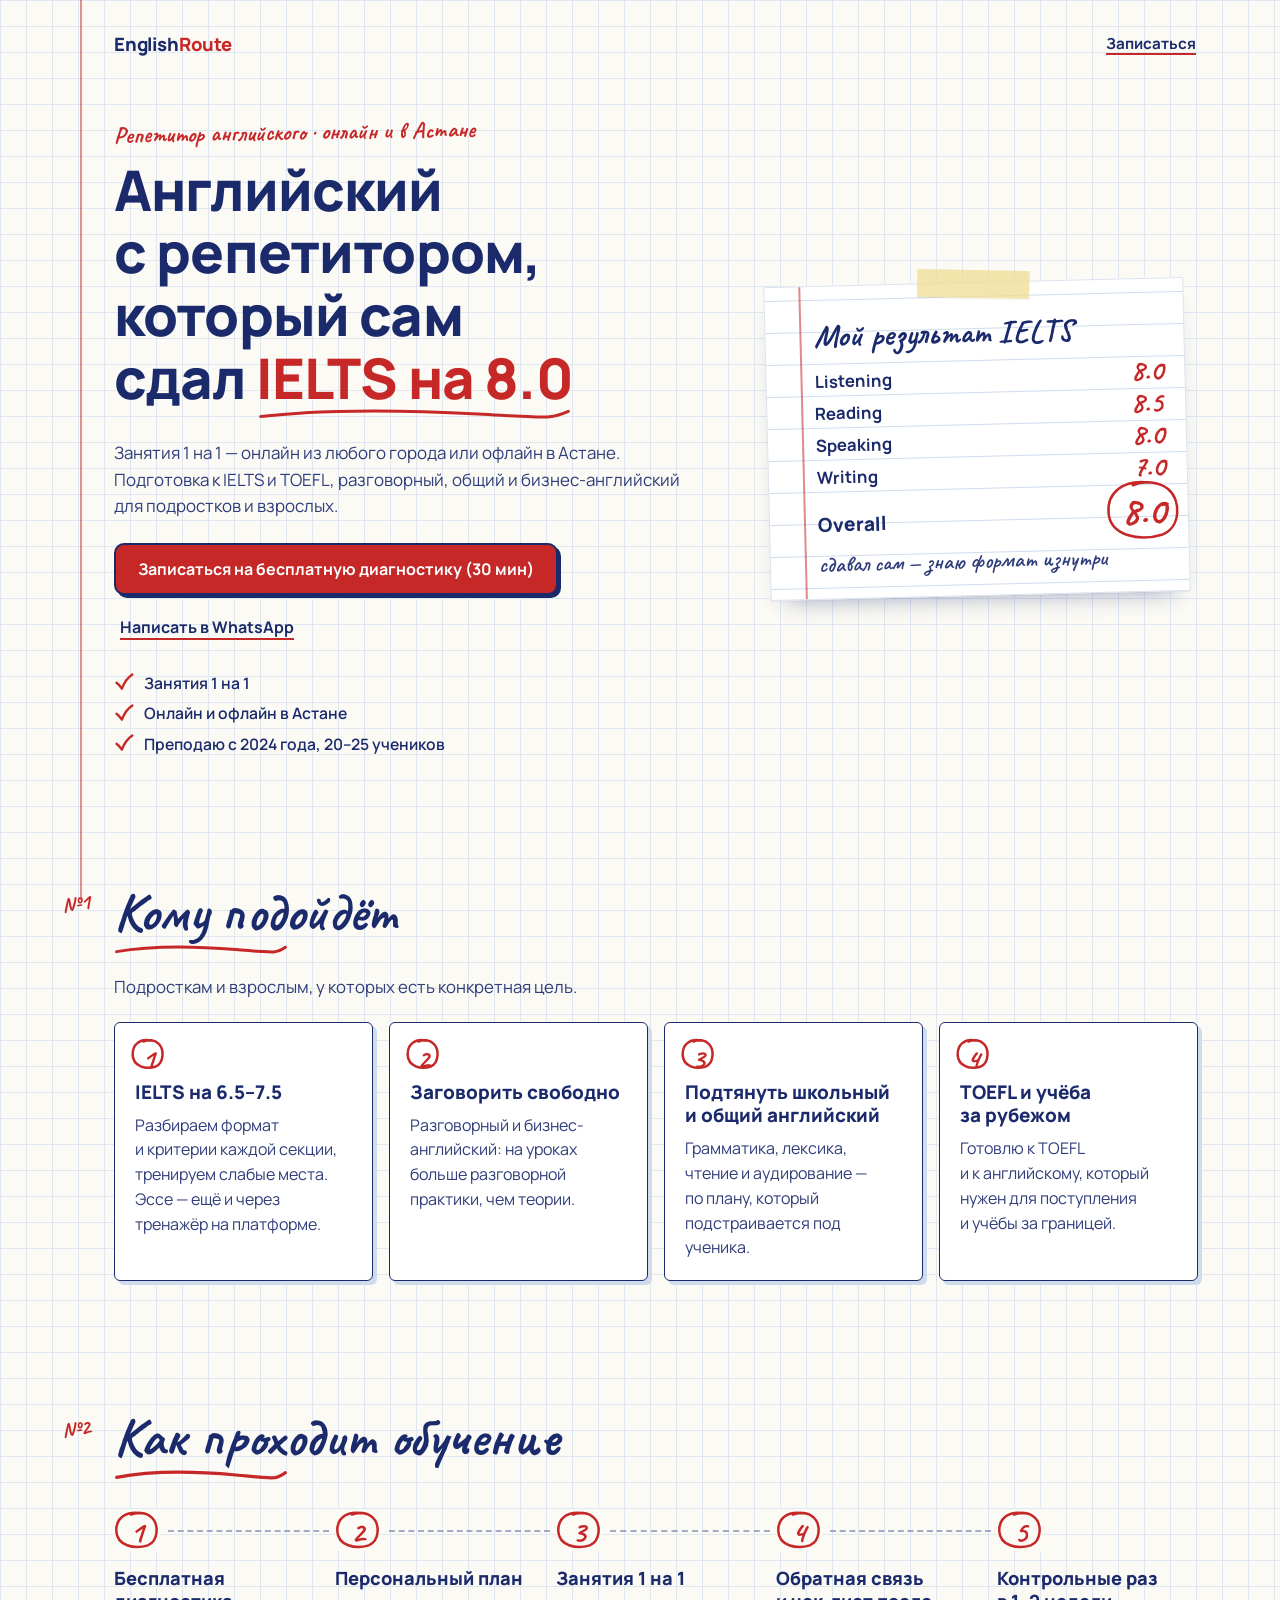
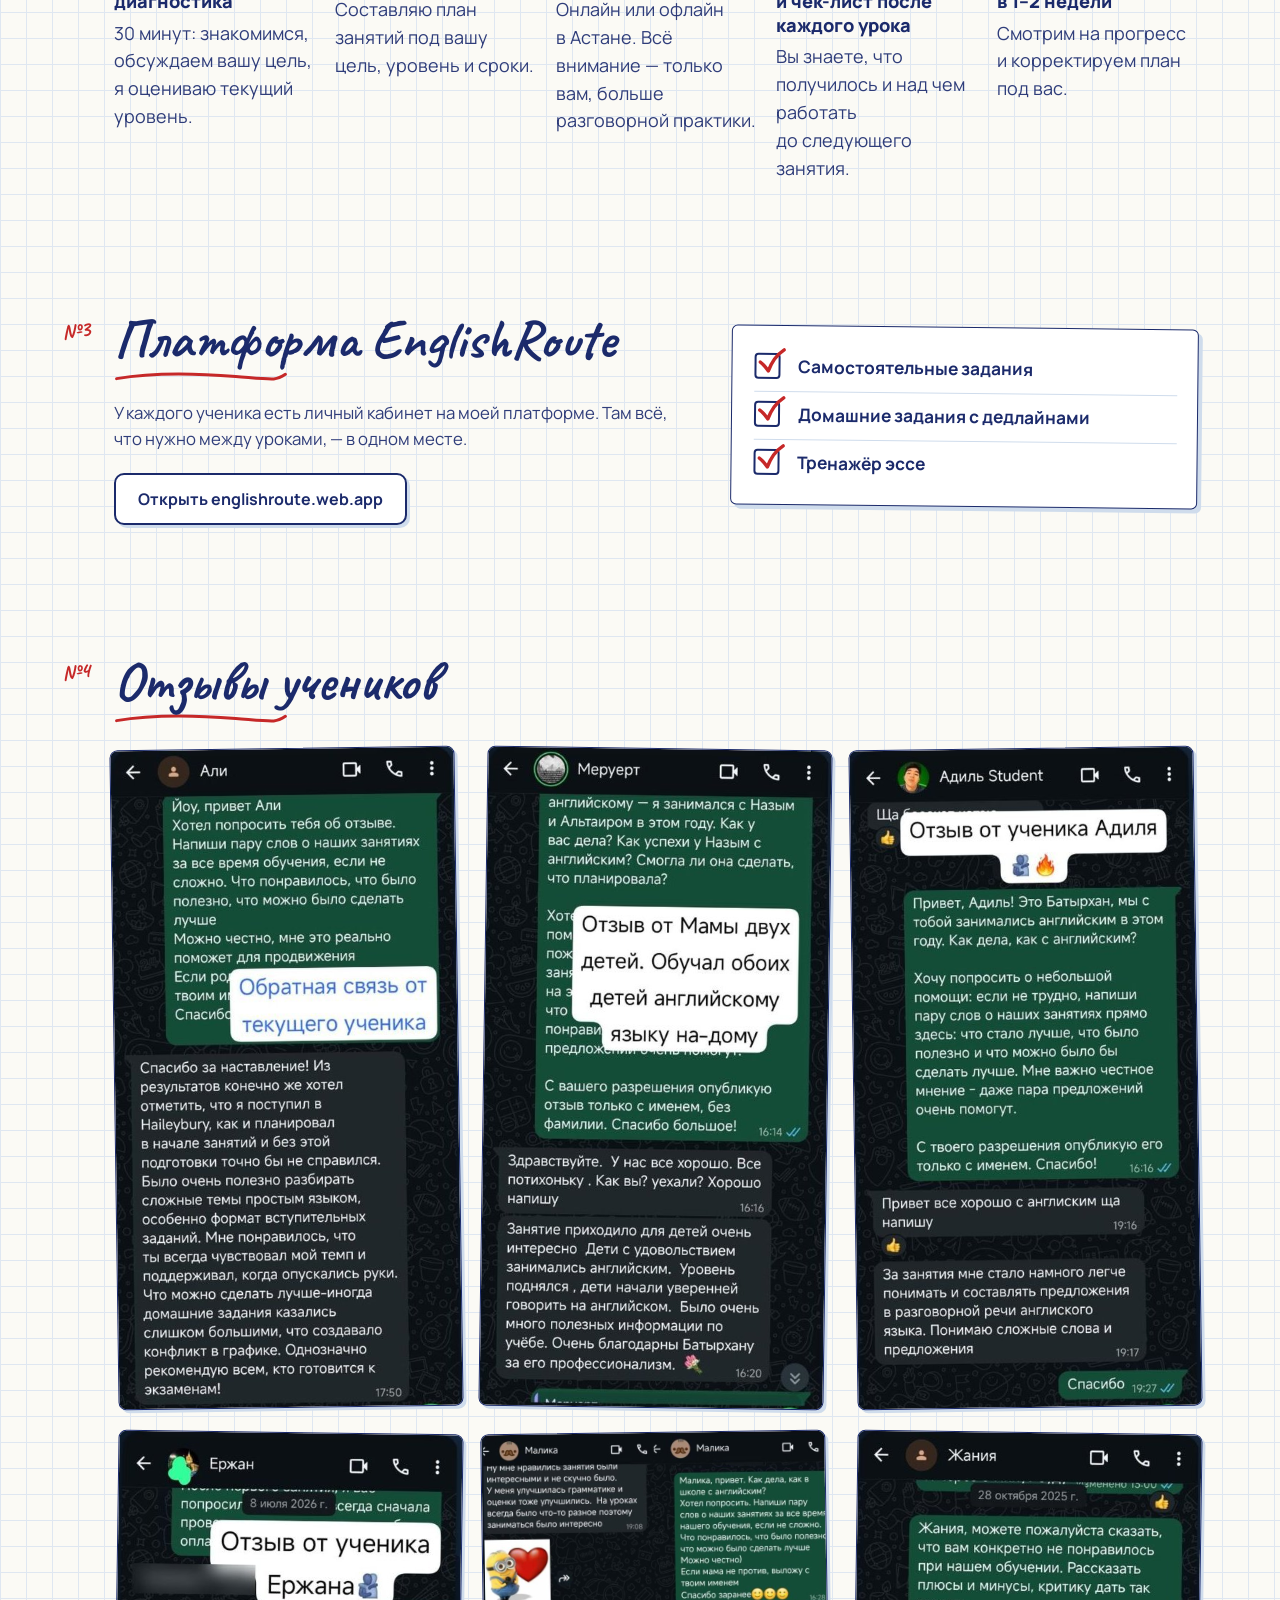
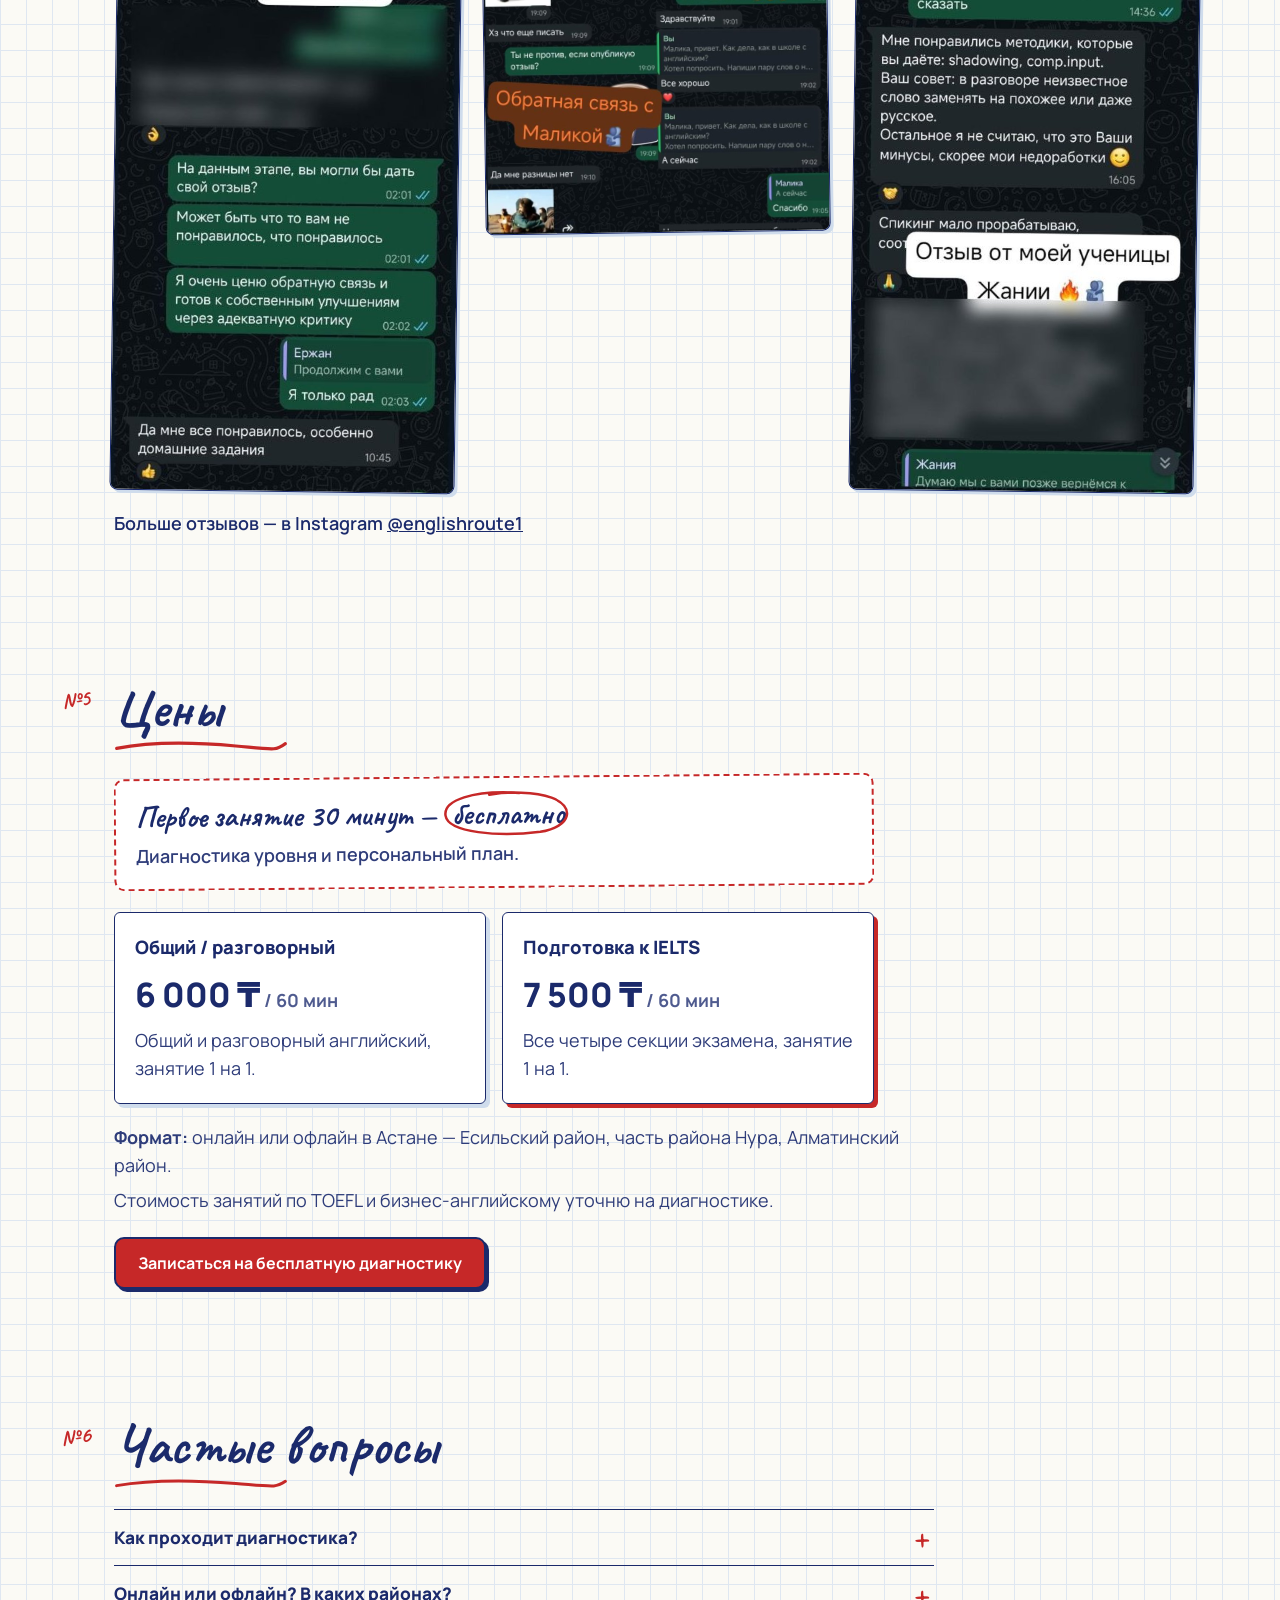
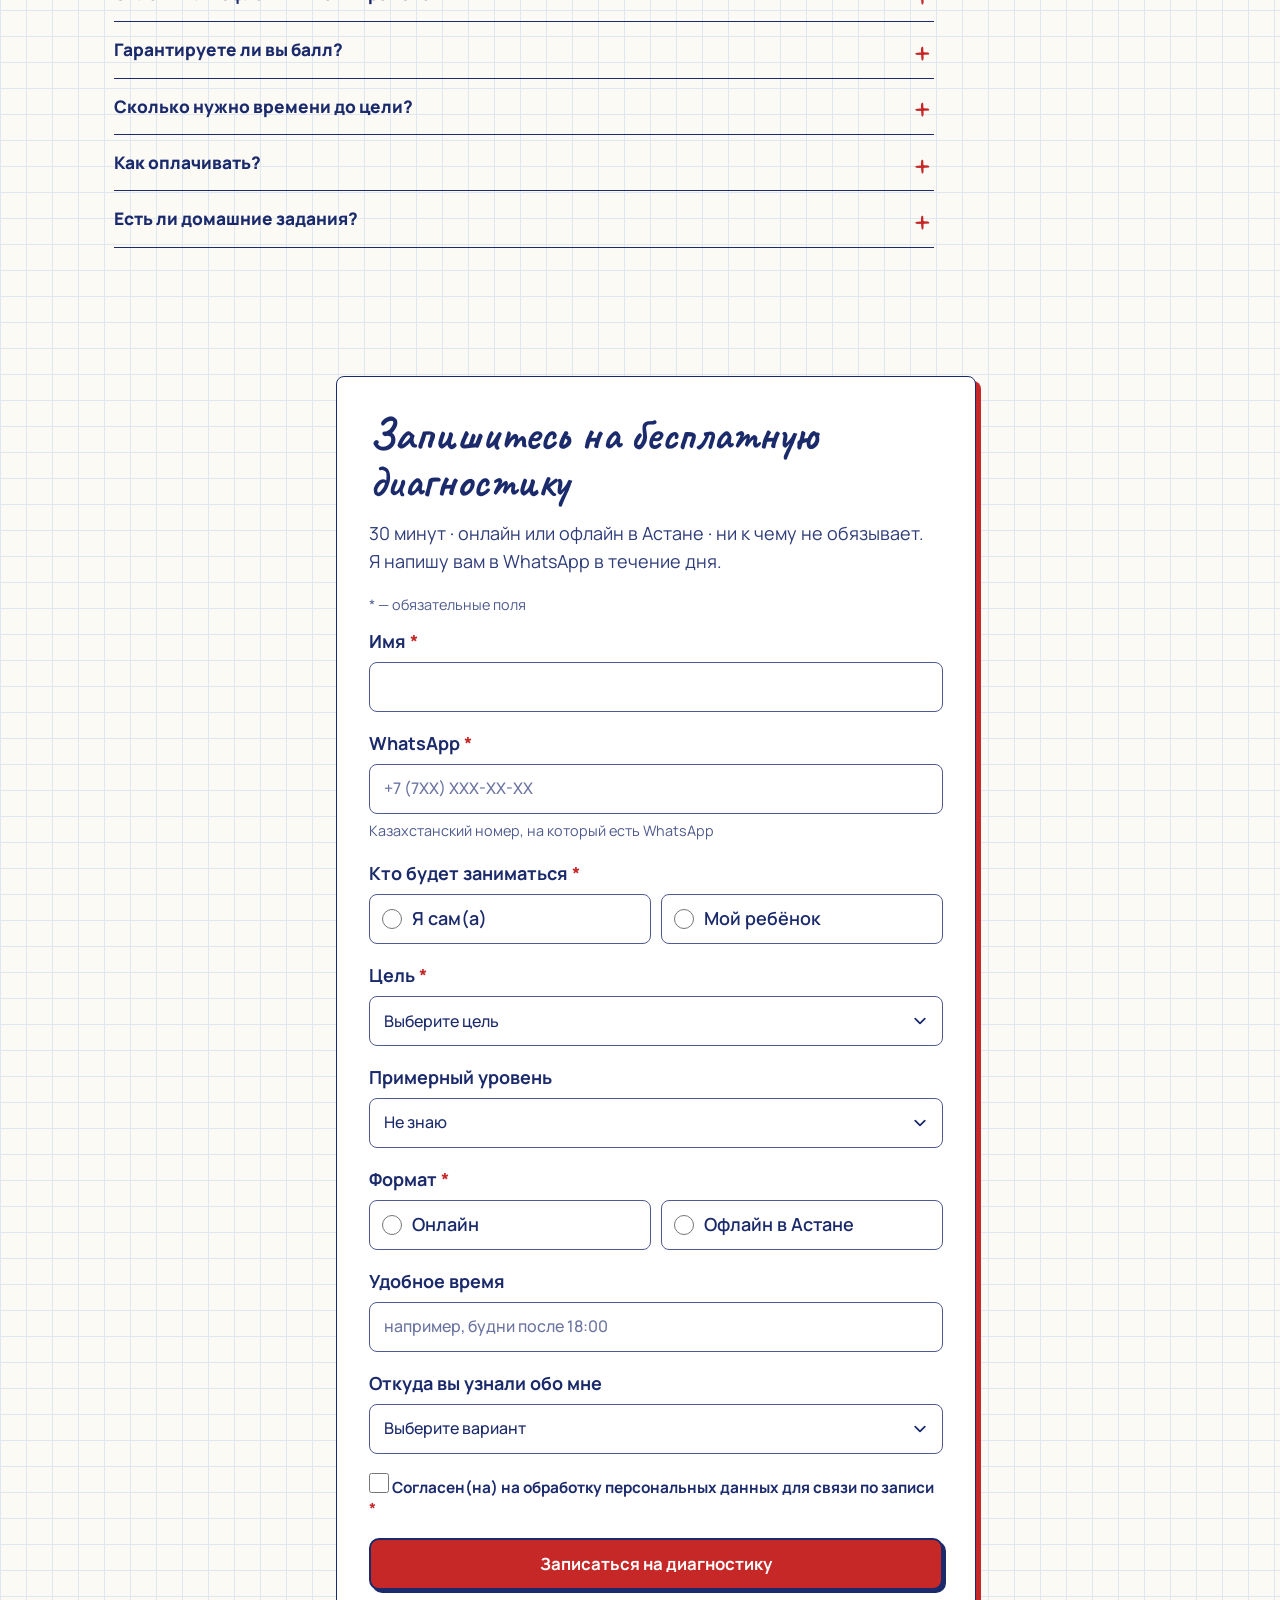
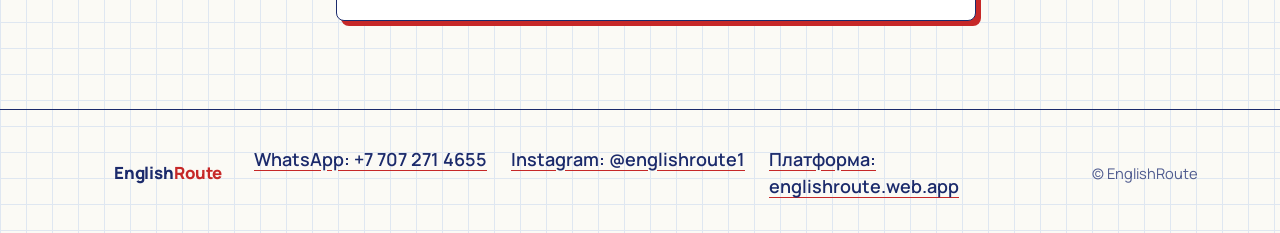
<file: englishroute-landing/public/index.html>
<!doctype html>
<html lang="ru">
<head>
  <meta charset="utf-8">
  <meta name="viewport" content="width=device-width, initial-scale=1, viewport-fit=cover">
  <title>Репетитор английского онлайн и в Астане | IELTS 8.0 | EnglishRoute</title>
  <meta name="description" content="Английский 1 на 1 с репетитором, который сам сдал IELTS на 8.0. Онлайн и офлайн в Астане: IELTS, TOEFL, разговорный, общий и бизнес-английский. Первое занятие 30 минут бесплатно.">
  <link rel="canonical" href="https://shtormxxxx.github.io/English-landing/">
  <meta name="theme-color" content="#fbfaf5">
  <meta name="color-scheme" content="light">

  <link rel="icon" href="favicon.svg" type="image/svg+xml">
  <link rel="icon" href="favicon-32.png" sizes="32x32" type="image/png">
  <link rel="apple-touch-icon" href="apple-touch-icon.png">

  <meta property="og:type" content="website">
  <meta property="og:locale" content="ru_RU">
  <meta property="og:site_name" content="EnglishRoute">
  <meta property="og:title" content="Английский с репетитором, который сам сдал IELTS на 8.0">
  <meta property="og:description" content="Занятия 1 на 1 онлайн и в Астане. Первое занятие 30 минут бесплатно: диагностика уровня и персональный план.">
  <meta property="og:url" content="https://shtormxxxx.github.io/English-landing/">
  <meta property="og:image" content="https://shtormxxxx.github.io/English-landing/og-image.png">
  <meta property="og:image:width" content="1200">
  <meta property="og:image:height" content="630">
  <meta property="og:image:alt" content="Тетрадный лист: английский с репетитором с IELTS 8.0, EnglishRoute">
  <meta name="twitter:card" content="summary_large_image">

  <link rel="preconnect" href="https://fonts.googleapis.com">
  <link rel="preconnect" href="https://fonts.gstatic.com" crossorigin>
  <link rel="preload" as="style" href="https://fonts.googleapis.com/css2?family=Caveat:wght@600;700&family=Manrope:wght@400;600;700;800&display=swap">
  <link rel="stylesheet" href="https://fonts.googleapis.com/css2?family=Caveat:wght@600;700&family=Manrope:wght@400;600;700;800&display=swap" media="print" onload="this.media='all'">
  <noscript><link rel="stylesheet" href="https://fonts.googleapis.com/css2?family=Caveat:wght@600;700&family=Manrope:wght@400;600;700;800&display=swap"></noscript>
  <link rel="stylesheet" href="styles.css?v=3">
  <script src="main.js?v=3" defer></script>

  <script type="application/ld+json">
  {
    "@context": "https://schema.org",
    "@type": ["EducationalOrganization", "LocalBusiness"],
    "name": "EnglishRoute",
    "description": "Репетитор английского языка: занятия 1 на 1 онлайн и офлайн в Астане. Подготовка к IELTS и TOEFL, разговорный, общий и бизнес-английский для подростков и взрослых.",
    "url": "https://shtormxxxx.github.io/English-landing/",
    "image": "https://shtormxxxx.github.io/English-landing/og-image.png",
    "logo": "https://shtormxxxx.github.io/English-landing/apple-touch-icon.png",
    "telephone": "+77072714655",
    "priceRange": "6000–7500 KZT",
    "currenciesAccepted": "KZT",
    "address": {
      "@type": "PostalAddress",
      "addressLocality": "Астана",
      "addressCountry": "KZ"
    },
    "areaServed": { "@type": "City", "name": "Астана" },
    "sameAs": [
      "https://www.instagram.com/englishroute1/",
      "https://englishroute.web.app/"
    ],
    "makesOffer": [
      { "@type": "Offer", "name": "Пробное занятие: диагностика уровня и персональный план (30 минут)", "price": "0", "priceCurrency": "KZT" },
      { "@type": "Offer", "name": "Общий или разговорный английский, 60 минут", "price": "6000", "priceCurrency": "KZT" },
      { "@type": "Offer", "name": "Подготовка к IELTS, 60 минут", "price": "7500", "priceCurrency": "KZT" }
    ]
  }
  </script>
</head>
<body>
  <a class="skip-link" href="#zapis">Перейти к форме записи</a>

  <header class="site-header">
    <div class="wrap header-row">
      <a class="logo" href="#top" aria-label="EnglishRoute — в начало страницы">English<span>Route</span></a>
      <a class="header-link" href="#zapis">Записаться</a>
    </div>
  </header>

  <main id="top">
    <!-- 1. HERO -->
    <section class="hero" aria-labelledby="hero-title">
      <div class="wrap hero-grid">
        <div class="hero-text">
          <p class="eyebrow">Репетитор английского · онлайн и в Астане</p>
          <h1 id="hero-title">Английский с&nbsp;репетитором, который сам сдал <span class="pen-underline">IELTS на&nbsp;8.0</span></h1>
          <p class="hero-sub">Занятия 1&nbsp;на&nbsp;1 — онлайн из любого города или офлайн в&nbsp;Астане. Подготовка к&nbsp;IELTS и&nbsp;TOEFL, разговорный, общий и&nbsp;бизнес-английский для подростков и&nbsp;взрослых.</p>
          <div class="hero-actions">
            <a class="btn btn-primary" id="hero-cta" href="#zapis">Записаться на бесплатную диагностику (30&nbsp;мин)</a>
            <a class="btn btn-quiet" href="https://wa.me/77072714655?text=%D0%97%D0%B4%D1%80%D0%B0%D0%B2%D1%81%D1%82%D0%B2%D1%83%D0%B9%D1%82%D0%B5%21%20%D0%A5%D0%BE%D1%87%D1%83%20%D0%B7%D0%B0%D0%BF%D0%B8%D1%81%D0%B0%D1%82%D1%8C%D1%81%D1%8F%20%D0%BD%D0%B0%20%D0%B1%D0%B5%D1%81%D0%BF%D0%BB%D0%B0%D1%82%D0%BD%D1%83%D1%8E%20%D0%B4%D0%B8%D0%B0%D0%B3%D0%BD%D0%BE%D1%81%D1%82%D0%B8%D0%BA%D1%83." target="_blank" rel="noopener">Написать в WhatsApp</a>
          </div>
          <ul class="hero-facts">
            <li>Занятия 1&nbsp;на&nbsp;1</li>
            <li>Онлайн и&nbsp;офлайн в&nbsp;Астане</li>
            <li>Преподаю с&nbsp;2024 года, 20–25 учеников</li>
          </ul>
        </div>

        <figure class="score-sheet" aria-labelledby="score-title">
          <figcaption class="score-title" id="score-title">Мой результат IELTS</figcaption>
          <dl class="score-list">
            <div class="score-row"><dt>Listening</dt><dd>8.0</dd></div>
            <div class="score-row"><dt>Reading</dt><dd>8.5</dd></div>
            <div class="score-row"><dt>Speaking</dt><dd>8.0</dd></div>
            <div class="score-row"><dt>Writing</dt><dd>7.0</dd></div>
            <div class="score-row score-overall"><dt>Overall</dt><dd><span class="pen-circle">8.0</span></dd></div>
          </dl>
          <p class="score-note">сдавал сам — знаю формат изнутри</p>
        </figure>
      </div>
    </section>

    <!-- 2. КОМУ ПОДОЙДЁТ -->
    <section class="section" aria-labelledby="who-title">
      <div class="wrap">
        <h2 class="section-title" id="who-title" data-note="№1">Кому подойдёт</h2>
        <p class="section-lead">Подросткам и&nbsp;взрослым, у&nbsp;которых есть конкретная цель.</p>
        <div class="cards">
          <article class="card">
            <span class="card-num" aria-hidden="true">1</span>
            <h3>IELTS на&nbsp;6.5–7.5</h3>
            <p>Разбираем формат и&nbsp;критерии каждой секции, тренируем слабые места. Эссе — ещё и&nbsp;через тренажёр на&nbsp;платформе.</p>
          </article>
          <article class="card">
            <span class="card-num" aria-hidden="true">2</span>
            <h3>Заговорить свободно</h3>
            <p>Разговорный и&nbsp;бизнес-английский: на&nbsp;уроках больше разговорной практики, чем теории.</p>
          </article>
          <article class="card">
            <span class="card-num" aria-hidden="true">3</span>
            <h3>Подтянуть школьный и&nbsp;общий английский</h3>
            <p>Грамматика, лексика, чтение и&nbsp;аудирование — по&nbsp;плану, который подстраивается под ученика.</p>
          </article>
          <article class="card">
            <span class="card-num" aria-hidden="true">4</span>
            <h3>TOEFL и&nbsp;учёба за&nbsp;рубежом</h3>
            <p>Готовлю к&nbsp;TOEFL и&nbsp;к&nbsp;английскому, который нужен для поступления и&nbsp;учёбы за&nbsp;границей.</p>
          </article>
        </div>
      </div>
    </section>

    <!-- 3. КАК ПРОХОДИТ ОБУЧЕНИЕ -->
    <section class="section" aria-labelledby="how-title">
      <div class="wrap">
        <h2 class="section-title" id="how-title" data-note="№2">Как проходит обучение</h2>
        <ol class="steps">
          <li>
            <h3>Бесплатная диагностика</h3>
            <p>30 минут: знакомимся, обсуждаем вашу цель, я&nbsp;оцениваю текущий уровень.</p>
          </li>
          <li>
            <h3>Персональный план</h3>
            <p>Составляю план занятий под вашу цель, уровень и&nbsp;сроки.</p>
          </li>
          <li>
            <h3>Занятия 1&nbsp;на&nbsp;1</h3>
            <p>Онлайн или офлайн в&nbsp;Астане. Всё внимание — только вам, больше разговорной практики.</p>
          </li>
          <li>
            <h3>Обратная связь и&nbsp;чек-лист после каждого урока</h3>
            <p>Вы знаете, что получилось и&nbsp;над чем работать до&nbsp;следующего занятия.</p>
          </li>
          <li>
            <h3>Контрольные раз в&nbsp;<span class="nowrap">1–2 недели</span></h3>
            <p>Смотрим на&nbsp;прогресс и&nbsp;корректируем план под вас.</p>
          </li>
        </ol>
      </div>
    </section>

    <!-- 4. ПЛАТФОРМА -->
    <section class="section" aria-labelledby="platform-title">
      <div class="wrap platform">
        <div class="platform-text">
          <h2 class="section-title" id="platform-title" data-note="№3">Платформа EnglishRoute</h2>
          <p>У&nbsp;каждого ученика есть личный кабинет на&nbsp;моей платформе. Там всё, что нужно между уроками, — в&nbsp;одном месте.</p>
          <a class="btn btn-outline" href="https://englishroute.web.app" target="_blank" rel="noopener">Открыть englishroute.web.app</a>
        </div>
        <ul class="checklist" aria-label="Что есть в личном кабинете">
          <li>Самостоятельные задания</li>
          <li>Домашние задания с&nbsp;дедлайнами</li>
          <li>Тренажёр эссе</li>
        </ul>
      </div>
    </section>

    <!-- 5. ОТЗЫВЫ -->
    <section class="section" id="otzyvy" aria-labelledby="reviews-title">
      <div class="wrap">
        <h2 class="section-title" id="reviews-title" data-note="№4">Отзывы учеников</h2>

        <!-- Сетка скриншотов. Показывается, только если хотя бы один файл реально загрузился.
             Пустые или отсутствующие файлы скрываются автоматически, битых картинок не будет. -->
        <div class="reviews-grid" id="reviews-grid" hidden>
          <!-- ЗАМЕНИТЬ НА РЕАЛЬНЫЙ СКРИНШОТ: assets/reviews/review-1.jpg -->
          <figure class="review" hidden><a href="assets/reviews/review-1.jpg" target="_blank" rel="noopener"><img data-src="assets/reviews/review-1.jpg" alt="Отзыв ученика EnglishRoute — скриншот переписки" decoding="async"></a></figure>
          <!-- ЗАМЕНИТЬ НА РЕАЛЬНЫЙ СКРИНШОТ: assets/reviews/review-2.jpg -->
          <figure class="review" hidden><a href="assets/reviews/review-2.jpg" target="_blank" rel="noopener"><img data-src="assets/reviews/review-2.jpg" alt="Отзыв ученика EnglishRoute — скриншот переписки" decoding="async"></a></figure>
          <!-- ЗАМЕНИТЬ НА РЕАЛЬНЫЙ СКРИНШОТ: assets/reviews/review-3.jpg -->
          <figure class="review" hidden><a href="assets/reviews/review-3.jpg" target="_blank" rel="noopener"><img data-src="assets/reviews/review-3.jpg" alt="Отзыв ученика EnglishRoute — скриншот переписки" decoding="async"></a></figure>
          <!-- ЗАМЕНИТЬ НА РЕАЛЬНЫЙ СКРИНШОТ: assets/reviews/review-4.jpg -->
          <figure class="review" hidden><a href="assets/reviews/review-4.jpg" target="_blank" rel="noopener"><img data-src="assets/reviews/review-4.jpg" alt="Отзыв ученика EnglishRoute — скриншот переписки" decoding="async"></a></figure>
          <!-- ЗАМЕНИТЬ НА РЕАЛЬНЫЙ СКРИНШОТ: assets/reviews/review-5.jpg -->
          <figure class="review" hidden><a href="assets/reviews/review-5.jpg" target="_blank" rel="noopener"><img data-src="assets/reviews/review-5.jpg" alt="Отзыв ученика EnglishRoute — скриншот переписки" decoding="async"></a></figure>
          <!-- ЗАМЕНИТЬ НА РЕАЛЬНЫЙ СКРИНШОТ: assets/reviews/review-6.jpg -->
          <figure class="review" hidden><a href="assets/reviews/review-6.jpg" target="_blank" rel="noopener"><img data-src="assets/reviews/review-6.jpg" alt="Отзыв ученика EnglishRoute — скриншот переписки" decoding="async"></a></figure>
        </div>

        <div class="reviews-fallback" id="reviews-fallback">
          <p class="reviews-fallback-title">Отзывы учеников — в&nbsp;Instagram</p>
          <a class="btn btn-outline" href="https://www.instagram.com/englishroute1/" target="_blank" rel="noopener">Смотреть @englishroute1</a>
        </div>
        <p class="reviews-more" id="reviews-more" hidden>Больше отзывов — в&nbsp;Instagram <a href="https://www.instagram.com/englishroute1/" target="_blank" rel="noopener">@englishroute1</a></p>
      </div>
    </section>

    <!-- 6. ЦЕНЫ -->
    <section class="section" aria-labelledby="price-title">
      <div class="wrap">
        <h2 class="section-title" id="price-title" data-note="№5">Цены</h2>

        <div class="free-banner">
          <p class="free-title">Первое занятие 30&nbsp;минут&nbsp;— <span class="pen-circle">бесплатно</span></p>
          <p>Диагностика уровня и&nbsp;персональный план.</p>
        </div>

        <div class="prices">
          <article class="price-card">
            <h3>Общий / разговорный</h3>
            <p class="price"><span class="price-num">6&nbsp;000&nbsp;₸</span> <span class="price-per">/ 60 мин</span></p>
            <p class="price-desc">Общий и&nbsp;разговорный английский, занятие 1&nbsp;на&nbsp;1.</p>
          </article>
          <article class="price-card price-card--accent">
            <h3>Подготовка к&nbsp;IELTS</h3>
            <p class="price"><span class="price-num">7&nbsp;500&nbsp;₸</span> <span class="price-per">/ 60 мин</span></p>
            <p class="price-desc">Все четыре секции экзамена, занятие 1&nbsp;на&nbsp;1.</p>
          </article>
        </div>

        <p class="price-format"><strong>Формат:</strong> онлайн или офлайн в&nbsp;Астане — Есильский район, часть района Нура, Алматинский район.</p>
        <p class="price-format">Стоимость занятий по&nbsp;TOEFL и&nbsp;бизнес-английскому уточню на&nbsp;диагностике.</p>
        <a class="btn btn-primary" href="#zapis">Записаться на бесплатную диагностику</a>
      </div>
    </section>

    <!-- 7. FAQ -->
    <section class="section" aria-labelledby="faq-title">
      <div class="wrap">
        <h2 class="section-title" id="faq-title" data-note="№6">Частые вопросы</h2>
        <div class="faq">
          <details>
            <summary>Как проходит диагностика?</summary>
            <div class="faq-a"><p>Это бесплатное занятие на&nbsp;30 минут, онлайн или офлайн. Знакомимся, обсуждаем вашу цель, я&nbsp;оцениваю текущий уровень английского и&nbsp;в&nbsp;конце предлагаю персональный план занятий. Диагностика ни&nbsp;к&nbsp;чему не&nbsp;обязывает.</p></div>
          </details>
          <details>
            <summary>Онлайн или офлайн? В&nbsp;каких районах?</summary>
            <div class="faq-a"><p>Основной формат — онлайн, заниматься можно из&nbsp;любого города. Офлайн — в&nbsp;Астане: Есильский район, часть района Нура и&nbsp;Алматинский район. Место встречи обсудим при записи.</p></div>
          </details>
          <details>
            <summary>Гарантируете ли вы балл?</summary>
            <div class="faq-a"><p>Честно: гарантировать конкретный балл не&nbsp;может никто — результат зависит и&nbsp;от&nbsp;стартового уровня, и&nbsp;от&nbsp;вашей работы между уроками. Я&nbsp;гарантирую системную работу: понятный план, обратную связь после каждого урока и&nbsp;прозрачный прогресс по&nbsp;контрольным.</p></div>
          </details>
          <details>
            <summary>Сколько нужно времени до&nbsp;цели?</summary>
            <div class="faq-a"><p>Зависит от&nbsp;стартового уровня и&nbsp;цели. Точнее оценю на&nbsp;бесплатной диагностике и&nbsp;заложу это в&nbsp;персональный план.</p></div>
          </details>
          <details>
            <summary>Как оплачивать?</summary>
            <div class="faq-a"><p>Способ оплаты уточню при записи.</p></div>
          </details>
          <details>
            <summary>Есть ли домашние задания?</summary>
            <div class="faq-a"><p>Да. Домашние задания с&nbsp;дедлайнами и&nbsp;самостоятельные задания — в&nbsp;личном кабинете на&nbsp;платформе EnglishRoute, там&nbsp;же тренажёр эссе. После каждого урока вы получаете обратную связь и&nbsp;чек-лист.</p></div>
          </details>
        </div>
      </div>
    </section>

    <!-- 8. ФОРМА ЗАПИСИ -->
    <section class="section section-form" id="zapis" aria-labelledby="form-title">
      <div class="wrap">
        <div class="sheet">
          <div id="form-area">
            <h2 class="form-title" id="form-title">Запишитесь на&nbsp;бесплатную диагностику</h2>
            <p class="form-lead">30 минут · онлайн или офлайн в&nbsp;Астане · ни&nbsp;к&nbsp;чему не&nbsp;обязывает. Я&nbsp;напишу вам в&nbsp;WhatsApp в&nbsp;течение дня.</p>

            <form id="lead-form" novalidate>
              <p class="req-note"><span aria-hidden="true">*</span> — обязательные поля</p>

              <div class="field">
                <label for="f-name">Имя <span class="req" aria-hidden="true">*</span></label>
                <input id="f-name" name="name" type="text" autocomplete="given-name" required maxlength="80" aria-describedby="err-name">
                <p class="field-error" id="err-name"></p>
              </div>

              <div class="field">
                <label for="f-phone">WhatsApp <span class="req" aria-hidden="true">*</span></label>
                <input id="f-phone" name="phone" type="tel" inputmode="tel" autocomplete="tel" placeholder="+7 (7XX) XXX-XX-XX" required aria-describedby="hint-phone err-phone">
                <p class="field-hint" id="hint-phone">Казахстанский номер, на который есть WhatsApp</p>
                <p class="field-error" id="err-phone"></p>
              </div>

              <fieldset class="field" id="fs-who" aria-describedby="err-who">
                <legend>Кто будет заниматься <span class="req" aria-hidden="true">*</span></legend>
                <div class="options">
                  <label class="option"><input type="radio" name="who" value="Я сам(а)" required> Я&nbsp;сам(а)</label>
                  <label class="option"><input type="radio" name="who" value="Мой ребёнок"> Мой ребёнок</label>
                </div>
                <p class="field-error" id="err-who"></p>
              </fieldset>

              <div class="field">
                <label for="f-goal">Цель <span class="req" aria-hidden="true">*</span></label>
                <select id="f-goal" name="goal" required aria-describedby="err-goal">
                  <option value="" selected disabled>Выберите цель</option>
                  <option value="IELTS">IELTS</option>
                  <option value="Разговорный английский">Разговорный английский</option>
                  <option value="Общий английский">Общий английский</option>
                  <option value="Школьная программа">Школьная программа</option>
                  <option value="TOEFL">TOEFL</option>
                  <option value="Другое">Другое</option>
                </select>
                <p class="field-error" id="err-goal"></p>
              </div>

              <div class="field">
                <label for="f-level">Примерный уровень</label>
                <select id="f-level" name="level">
                  <option value="Не знаю" selected>Не знаю</option>
                  <option value="Начинающий">Начинающий</option>
                  <option value="Средний">Средний</option>
                  <option value="Выше среднего">Выше среднего</option>
                </select>
              </div>

              <fieldset class="field" id="fs-format" aria-describedby="err-format">
                <legend>Формат <span class="req" aria-hidden="true">*</span></legend>
                <div class="options">
                  <label class="option"><input type="radio" name="format" value="Онлайн" required> Онлайн</label>
                  <label class="option"><input type="radio" name="format" value="Офлайн в Астане"> Офлайн в&nbsp;Астане</label>
                </div>
                <p class="field-error" id="err-format"></p>
              </fieldset>

              <div class="field">
                <label for="f-time">Удобное время</label>
                <input id="f-time" name="time" type="text" maxlength="120" placeholder="например, будни после 18:00">
              </div>

              <div class="field">
                <label for="f-source">Откуда вы узнали обо мне</label>
                <select id="f-source" name="source">
                  <option value="" selected>Выберите вариант</option>
                  <option value="Instagram">Instagram</option>
                  <option value="2GIS">2GIS</option>
                  <option value="Google">Google</option>
                  <option value="Чат или группа">Чат или группа</option>
                  <option value="Посоветовали знакомые">Посоветовали знакомые</option>
                  <option value="Другое">Другое</option>
                </select>
              </div>

              <div class="field field-consent">
                <label class="consent">
                  <input id="f-consent" name="consent" type="checkbox" required aria-describedby="err-consent">
                  <span>Согласен(на) на обработку персональных данных для связи по записи <span class="req" aria-hidden="true">*</span></span>
                </label>
                <p class="field-error" id="err-consent"></p>
              </div>

              <!-- Ловушка для ботов: человек это поле не видит и не заполняет -->
              <div class="hp" aria-hidden="true">
                <label for="f-website">Сайт</label>
                <input id="f-website" name="website" type="text" tabindex="-1" autocomplete="off">
              </div>

              <input type="hidden" name="utm_source">
              <input type="hidden" name="utm_medium">
              <input type="hidden" name="utm_campaign">
              <input type="hidden" name="utm_content">
              <input type="hidden" name="referrer">
              <input type="hidden" name="page_url">
              <input type="hidden" name="timestamp">

              <div class="form-status" id="form-status" role="alert" hidden></div>

              <button class="btn btn-primary btn-submit" type="submit" id="submit-btn">
                <span class="btn-label">Записаться на диагностику</span>
              </button>
            </form>
          </div>

          <div class="thanks" id="thanks" hidden>
            <h2 class="thanks-title" id="thanks-title" tabindex="-1">Спасибо!</h2>
            <p class="thanks-text">Я&nbsp;напишу вам в&nbsp;WhatsApp в&nbsp;течение дня.</p>
            <a class="btn btn-wa" id="thanks-wa" href="https://wa.me/77072714655" target="_blank" rel="noopener">Написать сейчас в WhatsApp</a>
          </div>
        </div>
      </div>
    </section>
  </main>

  <!-- 9. ФУТЕР -->
  <footer class="site-footer">
    <div class="wrap footer-row">
      <p class="logo logo-small">English<span>Route</span></p>
      <ul class="footer-links">
        <li><a href="https://wa.me/77072714655" target="_blank" rel="noopener">WhatsApp: +7&nbsp;707&nbsp;271&nbsp;4655</a></li>
        <li><a href="https://www.instagram.com/englishroute1/" target="_blank" rel="noopener">Instagram: @englishroute1</a></li>
        <li><a href="https://englishroute.web.app" target="_blank" rel="noopener">Платформа: englishroute.web.app</a></li>
      </ul>
      <p class="copy">© EnglishRoute</p>
    </div>
  </footer>

  <div class="sticky-cta" id="sticky-cta">
    <a class="btn btn-primary" href="#zapis">Записаться на бесплатную диагностику</a>
  </div>
</body>
</html>
</file>
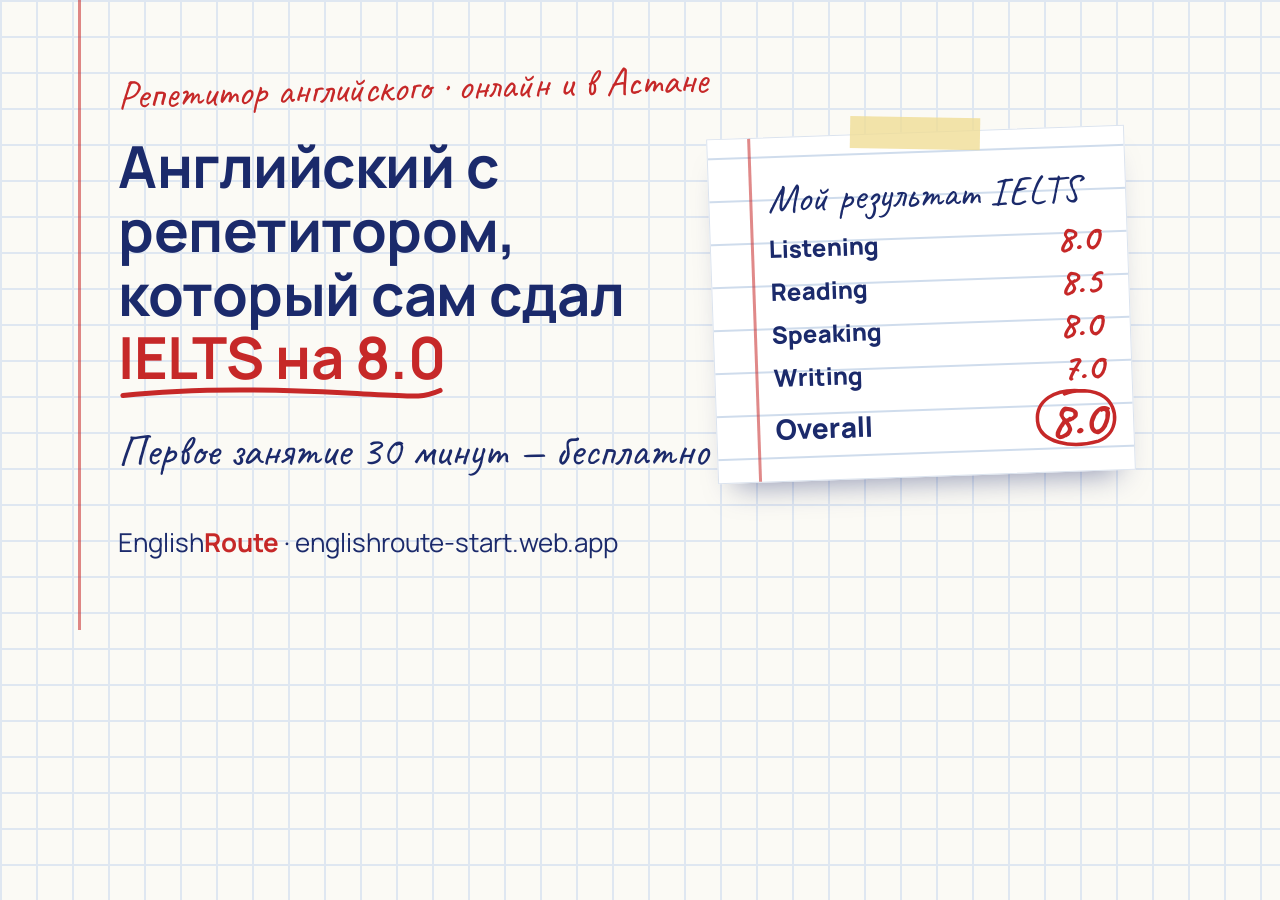
<file: englishroute-landing/tools/og.html>
<!doctype html>
<html lang="ru">
<head>
<meta charset="utf-8">
<link rel="stylesheet" href="https://fonts.googleapis.com/css2?family=Caveat:wght@700&family=Manrope:wght@800&display=block">
<style>
  html, body { margin: 0; }
  body {
    width: 1200px; height: 630px; overflow: hidden; position: relative;
    background-color: #fbfaf5;
    background-image: linear-gradient(to bottom, #dfe7f1 2px, transparent 2px), linear-gradient(to right, #dfe7f1 2px, transparent 2px);
    background-size: 36px 36px;
    font-family: 'Manrope', sans-serif; color: #1b2a6b;
  }
  .margin { position: absolute; top: 0; bottom: 0; left: 78px; width: 3px; background: #c62828; opacity: .55; }
  .text { position: absolute; left: 118px; top: 70px; width: 640px; }
  .eyebrow { font-family: 'Caveat', cursive; font-size: 40px; color: #c62828; transform: rotate(-1.5deg); transform-origin: left; margin: 0 0 14px; }
  h1 { font-size: 58px; line-height: 1.1; margin: 0; letter-spacing: -.5px; }
  .u { color: #c62828; white-space: nowrap; padding-bottom: 6px;
    background: url("data:image/svg+xml,%3Csvg xmlns='http://www.w3.org/2000/svg' viewBox='0 0 200 14' preserveAspectRatio='none'%3E%3Cpath d='M3 9 C 45 3, 95 4, 140 7 S 186 11, 197 5' fill='none' stroke='%23c62828' stroke-width='5' stroke-linecap='round' vector-effect='non-scaling-stroke'/%3E%3C/svg%3E") left bottom / 100% 18px no-repeat; }
  .free { font-family: 'Caveat', cursive; font-size: 44px; margin: 34px 0 0; }
  .site { position: absolute; left: 118px; bottom: 44px; font-size: 26px; }
  .site b { color: #c62828; }
  .card { position: absolute; right: 70px; top: 132px; width: 330px; padding: 40px 28px 22px 58px; background: #fff;
    background-image: linear-gradient(to bottom, transparent 41px, #cfdcec 41px, #cfdcec 43px); background-size: 100% 43px; background-position: 0 20px;
    border: 1px solid #dbe3ee; box-shadow: 0 20px 30px -18px rgba(27,42,107,.5); transform: rotate(-2deg); }
  .card::before { content: ""; position: absolute; top: 0; bottom: 0; left: 40px; width: 3px; background: #c62828; opacity: .55; }
  .tape { position: absolute; top: -16px; left: 50%; width: 130px; height: 32px; margin-left: -65px; background: rgba(240,222,150,.8); transform: rotate(3deg); }
  .ct { font-family: 'Caveat', cursive; font-size: 40px; line-height: 43px; margin-bottom: 6px; }
  .row { display: flex; justify-content: space-between; height: 43px; line-height: 43px; font-size: 24px; font-weight: 800; }
  .row span { font-family: 'Caveat', cursive; color: #c62828; font-size: 38px; }
  .ov { font-size: 28px; height: 60px; line-height: 60px; }
  .ov span { font-size: 52px; position: relative; }
  .ov span::after { content: ""; position: absolute; inset: -4px -16px -2px -16px;
    background: url("data:image/svg+xml,%3Csvg xmlns='http://www.w3.org/2000/svg' viewBox='0 0 120 60' preserveAspectRatio='none'%3E%3Cpath d='M70 6 C 30 2, 4 14, 6 32 C 8 52, 52 58, 88 52 C 116 46, 118 22, 98 12 C 84 5, 60 4, 44 8' fill='none' stroke='%23c62828' stroke-width='3.5' stroke-linecap='round' vector-effect='non-scaling-stroke'/%3E%3C/svg%3E") center / 100% 100% no-repeat; }
</style>
</head>
<body>
  <div class="margin"></div>
  <div class="text">
    <p class="eyebrow">Репетитор английского · онлайн и в Астане</p>
    <h1>Английский с репетитором, который сам сдал <span class="u">IELTS на 8.0</span></h1>
    <p class="free">Первое занятие 30 минут — бесплатно</p>
  </div>
  <p class="site">English<b>Route</b> · englishroute-start.web.app</p>
  <div class="card">
    <div class="tape"></div>
    <div class="ct">Мой результат IELTS</div>
    <div class="row">Listening <span>8.0</span></div>
    <div class="row">Reading <span>8.5</span></div>
    <div class="row">Speaking <span>8.0</span></div>
    <div class="row">Writing <span>7.0</span></div>
    <div class="row ov">Overall <span>8.0</span></div>
  </div>
</body>
</html>
</file>
<file: englishroute-landing/public/styles.css>
:root {
  --paper: #fbfaf5;
  --sheet: #ffffff;
  --grid: #dfe7f1;
  --rule: #cfdcec;
  --ink: #1b2a6b;
  --ink-2: #2f3d7a;
  --ink-3: #4f5b8f;
  --red: #c62828;
  --red-dark: #a51f1f;
  --red-soft: #fbe9e7;
  --tape: rgba(240, 222, 150, .78);
  --wa: #136c3a;
  --cell: 24px;
  --margin-x: 14px;
  --gutter-r: 18px;
  --font-hand: 'Caveat', 'Segoe Print', 'Comic Sans MS', cursive;
  --font-text: 'Manrope', system-ui, -apple-system, 'Segoe UI', Roboto, Arial, sans-serif;
  --pen-line: url("data:image/svg+xml,%3Csvg xmlns='http://www.w3.org/2000/svg' viewBox='0 0 200 14' preserveAspectRatio='none'%3E%3Cpath d='M3 9 C 45 3, 95 4, 140 7 S 186 11, 197 5' fill='none' stroke='%23c62828' stroke-width='3' stroke-linecap='round' vector-effect='non-scaling-stroke'/%3E%3C/svg%3E");
  --pen-ring: url("data:image/svg+xml,%3Csvg xmlns='http://www.w3.org/2000/svg' viewBox='0 0 120 60' preserveAspectRatio='none'%3E%3Cpath d='M70 6 C 30 2, 4 14, 6 32 C 8 52, 52 58, 88 52 C 116 46, 118 22, 98 12 C 84 5, 60 4, 44 8' fill='none' stroke='%23c62828' stroke-width='2.5' stroke-linecap='round' vector-effect='non-scaling-stroke'/%3E%3C/svg%3E");
  --pen-tick: url("data:image/svg+xml,%3Csvg xmlns='http://www.w3.org/2000/svg' viewBox='0 0 24 24'%3E%3Cpath d='M3 13 C 6 15, 8 18, 9.5 20 C 12 13, 16 7, 22 3' fill='none' stroke='%23c62828' stroke-width='2.8' stroke-linecap='round' stroke-linejoin='round'/%3E%3C/svg%3E");
}

*, *::before, *::after { box-sizing: border-box; }

html {
  -webkit-text-size-adjust: 100%;
  scroll-behavior: smooth;
  scroll-padding-top: 12px;
}

body {
  margin: 0;
  font-family: var(--font-text);
  font-size: 17px;
  line-height: 1.55;
  color: var(--ink);
  background-color: var(--paper);
  background-image:
    linear-gradient(to bottom, var(--grid) 1px, transparent 1px),
    linear-gradient(to right, var(--grid) 1px, transparent 1px);
  background-size: var(--cell) var(--cell);
  padding-bottom: calc(84px + env(safe-area-inset-bottom));
  overflow-x: hidden;
}

/* Красная линия полей */
body::before {
  content: "";
  position: fixed;
  top: 0;
  bottom: 0;
  left: var(--margin-x);
  width: 2px;
  background: var(--red);
  opacity: .5;
  pointer-events: none;
  z-index: 0;
}

img { max-width: 100%; height: auto; display: block; }
h1, h2, h3 { margin: 0; }
p { margin: 0 0 .8em; }
a { color: var(--ink); }

:focus-visible {
  outline: 3px solid var(--ink);
  outline-offset: 3px;
  border-radius: 4px;
}

.skip-link {
  position: absolute;
  left: 12px;
  top: -60px;
  z-index: 100;
  background: var(--ink);
  color: #fff;
  padding: 10px 14px;
  border-radius: 6px;
  font-weight: 700;
}
.skip-link:focus { top: 12px; }

.wrap {
  position: relative;
  z-index: 1;
  max-width: 1180px;
  margin: 0 auto;
  padding-left: calc(var(--margin-x) + 16px);
  padding-right: var(--gutter-r);
}

/* ---------- Header ---------- */
.site-header { padding: 14px 0 0; }
.header-row { display: flex; align-items: center; justify-content: space-between; gap: 12px; }
.logo {
  font-weight: 800;
  font-size: 1.15rem;
  letter-spacing: -.01em;
  text-decoration: none;
  color: var(--ink);
  margin: 0;
}
.logo span { color: var(--red); }
.header-link {
  font-weight: 700;
  font-size: .95rem;
  color: var(--ink);
  text-decoration-color: var(--red);
  text-decoration-thickness: 2px;
  text-underline-offset: 4px;
  padding: 10px 2px;
}

/* ---------- Pen marks ---------- */
.pen-underline {
  color: var(--red);
  white-space: nowrap;
  padding-bottom: .12em;
  background: var(--pen-line) left bottom / 100% .32em no-repeat;
}
.pen-circle {
  position: relative;
  display: inline-block;
  white-space: nowrap;
}
.pen-circle::after {
  content: "";
  position: absolute;
  inset: -.28em -.42em -.22em -.42em;
  background: var(--pen-ring) center / 100% 100% no-repeat;
  pointer-events: none;
}

/* ---------- Buttons ---------- */
.btn {
  display: inline-flex;
  align-items: center;
  justify-content: center;
  gap: .5em;
  min-height: 52px;
  padding: 13px 22px;
  border: 2px solid var(--ink);
  border-radius: 10px;
  font: 700 1rem/1.25 var(--font-text);
  text-align: center;
  text-decoration: none;
  cursor: pointer;
  transition: transform .08s ease, box-shadow .08s ease, background-color .15s ease;
}
.btn-primary {
  background: var(--red);
  color: #fff;
  box-shadow: 3px 3px 0 var(--ink);
}
.btn-primary:hover { background: var(--red-dark); }
.btn-primary:active { transform: translate(2px, 2px); box-shadow: 1px 1px 0 var(--ink); }
.btn-outline {
  background: var(--sheet);
  color: var(--ink);
  box-shadow: 3px 3px 0 var(--rule);
}
.btn-outline:hover { background: #f1f5fb; }
.btn-quiet {
  border-color: transparent;
  background: transparent;
  color: var(--ink);
  min-height: 44px;
  padding: 8px 4px;
  text-decoration: underline;
  text-decoration-color: var(--red);
  text-decoration-thickness: 2px;
  text-underline-offset: 5px;
}
.btn-wa {
  background: var(--wa);
  border-color: var(--ink);
  color: #fff;
  box-shadow: 3px 3px 0 var(--ink);
}
.btn-wa:hover { background: #0f5a30; }

/* ---------- Hero ---------- */
.hero { padding: 28px 0 40px; }
.hero-grid { display: grid; gap: 40px; }
.eyebrow {
  font-family: var(--font-hand);
  font-weight: 700;
  font-size: 1.45rem;
  line-height: 1.2;
  color: var(--red);
  margin-bottom: .4em;
  transform: rotate(-1deg);
  transform-origin: left;
}
h1 {
  font-weight: 800;
  font-size: clamp(2rem, 8.4vw, 3.5rem);
  line-height: 1.12;
  letter-spacing: -.015em;
  margin-bottom: .55em;
  text-wrap: balance;
}
.hero-sub {
  font-size: 1.06rem;
  color: var(--ink-2);
  max-width: 36em;
  margin-bottom: 1.4em;
}
.hero-actions { display: flex; flex-direction: column; align-items: stretch; gap: 10px; }
.hero-facts {
  list-style: none;
  padding: 0;
  margin: 22px 0 0;
  display: grid;
  gap: 6px;
  font-weight: 600;
  font-size: .98rem;
}
.hero-facts li {
  padding-left: 30px;
  background: var(--pen-tick) left .1em / 20px 20px no-repeat;
}

/* IELTS score sheet */
.score-sheet {
  position: relative;
  margin: 8px 6px 0 2px;
  padding: 34px 22px 18px 48px;
  background-color: var(--sheet);
  background-image: linear-gradient(to bottom, transparent 31px, var(--rule) 31px, var(--rule) 32px);
  background-size: 100% 32px;
  background-position: 0 14px;
  border: 1px solid #dbe3ee;
  box-shadow: 0 1px 0 rgba(27, 42, 107, .05), 0 14px 26px -16px rgba(27, 42, 107, .45);
  transform: rotate(-1.4deg);
  max-width: 420px;
  justify-self: center;
  width: 100%;
}
.score-sheet::before {
  content: "";
  position: absolute;
  top: 0;
  bottom: 0;
  left: 34px;
  width: 2px;
  background: var(--red);
  opacity: .55;
}
.score-sheet::after {
  content: "";
  position: absolute;
  top: -13px;
  left: 50%;
  width: 112px;
  height: 28px;
  margin-left: -56px;
  background: var(--tape);
  transform: rotate(2.5deg);
  box-shadow: 0 1px 2px rgba(0, 0, 0, .06);
}
.score-title {
  font-family: var(--font-hand);
  font-weight: 700;
  font-size: clamp(1.6rem, 7vw, 2rem);
  white-space: nowrap;
  line-height: 32px;
  margin-bottom: 10px;
}
.score-list { margin: 0; }
.score-row {
  display: flex;
  justify-content: space-between;
  align-items: baseline;
  height: 32px;
  line-height: 32px;
  font-weight: 700;
  font-size: 1.05rem;
}
.score-row dd {
  margin: 0;
  font-family: var(--font-hand);
  font-weight: 700;
  font-size: 1.85rem;
  color: var(--red);
  min-width: 3.2ch;
  text-align: right;
}
.score-overall { height: 48px; line-height: 48px; margin-top: 4px; font-size: 1.2rem; font-weight: 800; }
.score-overall dd { font-size: 2.5rem; }
.score-note {
  font-family: var(--font-hand);
  font-weight: 600;
  font-size: clamp(1.2rem, 5.4vw, 1.4rem);
  line-height: 32px;
  color: var(--ink-2);
  margin: 6px 0 0;
}

/* ---------- Sections ---------- */
.section { padding: 44px 0; }
.section-title {
  position: relative;
  font-family: var(--font-hand);
  font-weight: 700;
  font-size: clamp(2.4rem, 10vw, 3.4rem);
  line-height: 1.05;
  margin-bottom: .3em;
}
.section-title::after {
  content: "";
  display: block;
  width: 3.2em;
  max-width: 70%;
  height: .28em;
  margin-top: .02em;
  background: var(--pen-line) left center / 100% 100% no-repeat;
}
.section-lead { color: var(--ink-2); font-size: 1.05rem; max-width: 40em; }

/* Cards */
.cards { display: grid; gap: 16px; margin-top: 22px; }
.card {
  position: relative;
  background: var(--sheet);
  border: 1.5px solid var(--ink);
  border-radius: 6px;
  padding: 20px 20px 16px 58px;
  box-shadow: 4px 4px 0 var(--rule);
}
.card h3 { font-size: 1.18rem; font-weight: 800; line-height: 1.25; margin-bottom: .45em; }
.card p { color: var(--ink-2); margin: 0; font-size: 1rem; }
.card-num {
  position: absolute;
  left: 14px;
  top: 10px;
  width: 34px;
  height: 34px;
  display: grid;
  place-items: center;
  font-family: var(--font-hand);
  font-weight: 700;
  font-size: 1.75rem;
  color: var(--red);
  background: var(--pen-ring) center / 100% 100% no-repeat;
}

/* Steps */
.steps {
  list-style: none;
  counter-reset: step;
  margin: 26px 0 0;
  padding: 0;
  display: grid;
  gap: 0;
  max-width: 760px;
}
.steps li {
  counter-increment: step;
  position: relative;
  padding: 0 0 26px 62px;
}
.steps li::before {
  content: counter(step);
  position: absolute;
  left: 0;
  top: -6px;
  width: 46px;
  height: 42px;
  display: grid;
  place-items: center;
  font-family: var(--font-hand);
  font-weight: 700;
  font-size: 1.9rem;
  color: var(--red);
  background: var(--paper) var(--pen-ring) center / 100% 100% no-repeat;
  z-index: 1;
}
.steps li:not(:last-child)::after {
  content: "";
  position: absolute;
  left: 22px;
  top: 36px;
  bottom: 0;
  border-left: 2px dashed var(--ink-3);
  opacity: .5;
}
.steps h3 { font-size: 1.14rem; font-weight: 800; line-height: 1.3; margin-bottom: .3em; }
.steps p { color: var(--ink-2); margin: 0; }

/* Platform */
.platform { display: grid; gap: 24px; }
.platform-text p { font-size: 1.05rem; color: var(--ink-2); max-width: 34em; margin-bottom: 1.2em; }
.checklist {
  list-style: none;
  margin: 0;
  padding: 18px 20px 18px 22px;
  background: var(--sheet);
  border: 1.5px solid var(--ink);
  border-radius: 6px;
  box-shadow: 4px 4px 0 var(--rule);
  transform: rotate(.6deg);
}
.checklist li {
  position: relative;
  padding: 10px 0 10px 44px;
  font-weight: 700;
  font-size: 1.08rem;
  border-bottom: 1px solid var(--rule);
}
.checklist li:last-child { border-bottom: 0; }
.checklist li::before {
  content: "";
  position: absolute;
  left: 0;
  top: 9px;
  width: 26px;
  height: 26px;
  border: 2px solid var(--ink);
  border-radius: 4px;
}
.checklist li::after {
  content: "";
  position: absolute;
  left: 2px;
  top: 2px;
  width: 30px;
  height: 30px;
  background: var(--pen-tick) center / contain no-repeat;
}

/* Reviews */
.reviews-grid {
  display: grid;
  grid-template-columns: repeat(2, minmax(0, 1fr));
  gap: 16px;
  margin-top: 22px;
}
.reviews-grid[hidden], .review[hidden] { display: none; }
.review { margin: 0; }
.review a { display: block; border-radius: 8px; }
.review img {
  width: 100%;
  border: 1.5px solid var(--ink);
  border-radius: 8px;
  background: var(--sheet);
  box-shadow: 3px 3px 0 var(--rule);
}
.review:nth-child(odd) img { transform: rotate(-.8deg); }
.review:nth-child(even) img { transform: rotate(.8deg); }
.reviews-fallback {
  margin-top: 22px;
  padding: 26px 22px;
  border: 2px dashed var(--red);
  border-radius: 10px;
  background: rgba(255, 255, 255, .75);
  text-align: center;
}
.reviews-fallback[hidden] { display: none; }
.reviews-fallback-title {
  font-family: var(--font-hand);
  font-weight: 700;
  font-size: 2rem;
  line-height: 1.15;
  margin-bottom: .3em;
}
.reviews-fallback p { color: var(--ink-2); }
.reviews-more { margin-top: 18px; font-weight: 600; }

/* Prices */
.free-banner {
  margin: 22px 0 24px;
  padding: 18px 20px;
  background: var(--sheet);
  border: 2px dashed var(--red);
  border-radius: 10px;
  transform: rotate(-.5deg);
}
.free-title {
  font-family: var(--font-hand);
  font-weight: 700;
  font-size: 1.9rem;
  line-height: 1.2;
  margin-bottom: .25em;
}
.free-title .pen-circle { margin-left: .3em; }
.free-banner p:last-child { margin: 0; color: var(--ink-2); font-weight: 600; }
.prices { display: grid; gap: 16px; }
.price-card {
  background: var(--sheet);
  border: 1.5px solid var(--ink);
  border-radius: 6px;
  padding: 20px;
  box-shadow: 4px 4px 0 var(--rule);
}
.price-card--accent { box-shadow: 4px 4px 0 var(--red); }
.price-card h3 { font-size: 1.15rem; font-weight: 800; margin-bottom: .35em; }
.price { margin: 0 0 .4em; }
.price-num { font-size: 2.1rem; font-weight: 800; letter-spacing: -.01em; }
.price-per { color: var(--ink-3); font-weight: 700; }
.price-desc { color: var(--ink-2); margin: 0; }
.price-format { margin: 20px 0 0; color: var(--ink-2); max-width: 44em; }
.price-format + .price-format { margin-top: 8px; }
.section .price-format + .btn { margin-top: 22px; }

/* FAQ */
.faq { margin-top: 18px; max-width: 820px; border-top: 1.5px solid var(--ink); }
.faq details { border-bottom: 1.5px solid var(--ink); }
.faq summary {
  position: relative;
  list-style: none;
  cursor: pointer;
  padding: 16px 44px 16px 0;
  font-weight: 800;
  font-size: 1.08rem;
  line-height: 1.35;
}
.faq summary::-webkit-details-marker { display: none; }
.faq summary::after {
  content: "+";
  position: absolute;
  right: 6px;
  top: 50%;
  transform: translateY(-52%);
  font-family: var(--font-hand);
  font-weight: 700;
  font-size: 2.2rem;
  line-height: 1;
  color: var(--red);
  transition: transform .15s ease;
}
.faq details[open] summary::after { transform: translateY(-52%) rotate(45deg); }
.faq-a { padding: 0 0 16px; color: var(--ink-2); }
.faq-a p { margin: 0; }

/* ---------- Form ---------- */
.section-form { padding-top: 32px; }
.sheet {
  position: relative;
  max-width: 640px;
  margin: 0 auto;
  background: var(--sheet);
  border: 1.5px solid var(--ink);
  border-radius: 8px;
  box-shadow: 5px 5px 0 var(--red);
  padding: 26px 18px 24px;
}
.form-title {
  font-family: var(--font-hand);
  font-weight: 700;
  font-size: clamp(2.1rem, 9vw, 2.8rem);
  line-height: 1.05;
  margin-bottom: .35em;
}
.form-lead { color: var(--ink-2); margin-bottom: 1em; }
.req-note { font-size: .9rem; color: var(--ink-3); }
.req { color: var(--red); }

.field { margin: 0 0 18px; padding: 0; border: 0; min-width: 0; }
.field > label, .field legend {
  display: block;
  font-weight: 700;
  margin-bottom: 6px;
  padding: 0;
}
input[type="text"], input[type="tel"], select {
  width: 100%;
  min-height: 50px;
  padding: 11px 14px;
  font: 500 16px/1.3 var(--font-text);
  color: var(--ink);
  background: #fff;
  border: 1.5px solid var(--ink-3);
  border-radius: 8px;
  appearance: none;
  -webkit-appearance: none;
}
select {
  padding-right: 40px;
  background-image: url("data:image/svg+xml,%3Csvg xmlns='http://www.w3.org/2000/svg' viewBox='0 0 20 20'%3E%3Cpath d='M4 7 L10 13 L16 7' fill='none' stroke='%231b2a6b' stroke-width='2.2' stroke-linecap='round' stroke-linejoin='round'/%3E%3C/svg%3E");
  background-repeat: no-repeat;
  background-position: right 14px center;
  background-size: 16px;
}
input::placeholder { color: #6b74a0; opacity: 1; }
input:focus-visible, select:focus-visible { outline: 3px solid var(--ink); outline-offset: 1px; border-color: var(--ink); }
[aria-invalid="true"] { border-color: var(--red) !important; background-color: #fffafa; }
.field-hint { font-size: .9rem; color: var(--ink-3); margin: 6px 0 0; }
.field-error { color: var(--red); font-weight: 700; font-size: .92rem; margin: 6px 0 0; }
.field-error:empty { display: none; }

.options { display: grid; grid-template-columns: 1fr 1fr; gap: 10px; }
.option {
  display: flex;
  align-items: center;
  gap: 10px;
  min-height: 50px;
  padding: 10px 12px;
  border: 1.5px solid var(--ink-3);
  border-radius: 8px;
  font-weight: 600;
  cursor: pointer;
  line-height: 1.2;
}
.option:has(input:checked) { border-color: var(--red); background: var(--red-soft); box-shadow: inset 0 0 0 1px var(--red); }
.option:has(input:focus-visible) { outline: 3px solid var(--ink); outline-offset: 2px; }
.option input, .consent input {
  accent-color: var(--red);
  width: 20px;
  height: 20px;
  margin: 0;
  flex: none;
}
.option input:focus-visible { outline: none; }
.fieldset-invalid .option { border-color: var(--red); }

.consent {
  display: flex;
  gap: 12px;
  align-items: flex-start;
  font-weight: 600;
  font-size: .96rem;
  line-height: 1.4;
  cursor: pointer;
}
.consent input { margin-top: 1px; }

.nowrap { white-space: nowrap; }

.hp {
  position: absolute !important;
  left: -10000px;
  width: 1px;
  height: 1px;
  overflow: hidden;
}

.form-status {
  margin: 4px 0 16px;
  padding: 14px 16px;
  border-radius: 8px;
  border: 2px solid var(--red);
  background: var(--red-soft);
  font-weight: 600;
}
.form-status[hidden] { display: none; }
.form-status p { margin: 0 0 .6em; }
.form-status p:last-child { margin-bottom: 0; }
.form-status .btn { margin-top: 6px; width: 100%; }

.btn-submit { width: 100%; font-size: 1.05rem; }
.btn-submit[aria-busy="true"] { cursor: progress; opacity: .85; }
.btn-submit[aria-busy="true"]::before {
  content: "";
  width: 18px;
  height: 18px;
  border: 2.5px solid rgba(255, 255, 255, .45);
  border-top-color: #fff;
  border-radius: 50%;
  animation: spin .8s linear infinite;
}
@keyframes spin { to { transform: rotate(360deg); } }

.thanks { text-align: center; padding: 10px 0 4px; }
.thanks[hidden] { display: none; }
.thanks-title {
  font-family: var(--font-hand);
  font-weight: 700;
  font-size: clamp(2.2rem, 9vw, 2.9rem);
  line-height: 1.1;
  margin-bottom: .3em;
}
.thanks-title:focus { outline: none; }
.thanks-text { font-size: 1.1rem; font-weight: 600; color: var(--ink-2); margin-bottom: 1.2em; }
.thanks .btn { width: 100%; max-width: 380px; }

/* ---------- Footer ---------- */
.site-footer {
  position: relative;
  z-index: 1;
  border-top: 1.5px solid var(--ink);
  padding: 28px 0 24px;
  margin-top: 24px;
}
.footer-row { display: grid; gap: 12px; }
.logo-small { font-size: 1.05rem; }
.footer-links { list-style: none; margin: 0; padding: 0; display: grid; gap: 2px; }
.footer-links a {
  display: inline-block;
  padding: 8px 0;
  font-weight: 600;
  text-decoration-color: var(--red);
  text-underline-offset: 4px;
}
.copy { color: var(--ink-3); font-size: .92rem; margin: 0; }

/* ---------- Sticky CTA (mobile) ---------- */
.sticky-cta {
  position: fixed;
  left: 0;
  right: 0;
  bottom: 0;
  z-index: 50;
  padding: 10px 16px calc(10px + env(safe-area-inset-bottom));
  background: rgba(251, 250, 245, .96);
  border-top: 1.5px solid var(--ink);
  transform: translateY(0);
  transition: transform .2s ease, visibility .2s;
}
.sticky-cta .btn { width: 100%; min-height: 50px; box-shadow: 2px 2px 0 var(--ink); }
.sticky-cta.is-hidden { transform: translateY(110%); visibility: hidden; }

/* ---------- Larger screens ---------- */
@media (min-width: 560px) {
  .cards { grid-template-columns: repeat(2, minmax(0, 1fr)); }
  .prices { grid-template-columns: repeat(2, minmax(0, 1fr)); }
  .hero-actions { flex-direction: row; flex-wrap: wrap; align-items: center; }
  .sheet { padding: 34px 32px 30px; }
}

@media (min-width: 900px) {
  :root {
    --margin-x: max(24px, calc((100vw - 1180px) / 2 + 30px));
    --cell: 26px;
  }
  body { font-size: 18px; padding-bottom: 0; }
  .wrap { padding-left: 64px; padding-right: 32px; }
  .site-header { padding-top: 22px; }
  .hero { padding: 56px 0 64px; }
  .hero-grid { grid-template-columns: minmax(0, 1.35fr) minmax(0, 1fr); align-items: center; gap: 56px; }
  .score-sheet { margin-top: 0; }
  .section { padding: 64px 0; }
  .section-title::before {
    content: attr(data-note);
    position: absolute;
    left: -64px;
    top: .35em;
    width: 52px;
    text-align: center;
    font-size: 1.4rem;
    color: var(--red);
    transform: rotate(-8deg);
  }
  .cards { grid-template-columns: repeat(4, minmax(0, 1fr)); }
  .card { padding: 58px 20px 20px; }
  .card-num { left: 16px; top: 14px; }
  .steps { grid-template-columns: repeat(5, minmax(0, 1fr)); max-width: none; gap: 20px; }
  .steps li { padding: 58px 0 0; }
  .steps li::before { top: 0; }
  .steps li:not(:last-child)::after {
    left: 54px;
    right: -14px;
    top: 21px;
    bottom: auto;
    border-left: 0;
    border-top: 2px dashed var(--ink-3);
  }
  .platform { grid-template-columns: minmax(0, 1.2fr) minmax(0, 1fr); align-items: center; gap: 56px; }
  .reviews-grid { grid-template-columns: repeat(3, minmax(0, 1fr)); gap: 24px; }
  .prices { max-width: 760px; }
  .free-banner { max-width: 760px; }
  .footer-row { grid-template-columns: auto 1fr auto; align-items: center; gap: 32px; }
  .footer-links { grid-auto-flow: column; justify-content: center; gap: 24px; }
  .sticky-cta { display: none; }
}

@media (prefers-reduced-motion: reduce) {
  html { scroll-behavior: auto; }
  *, *::before, *::after { transition: none !important; animation: none !important; }
}
</file>
